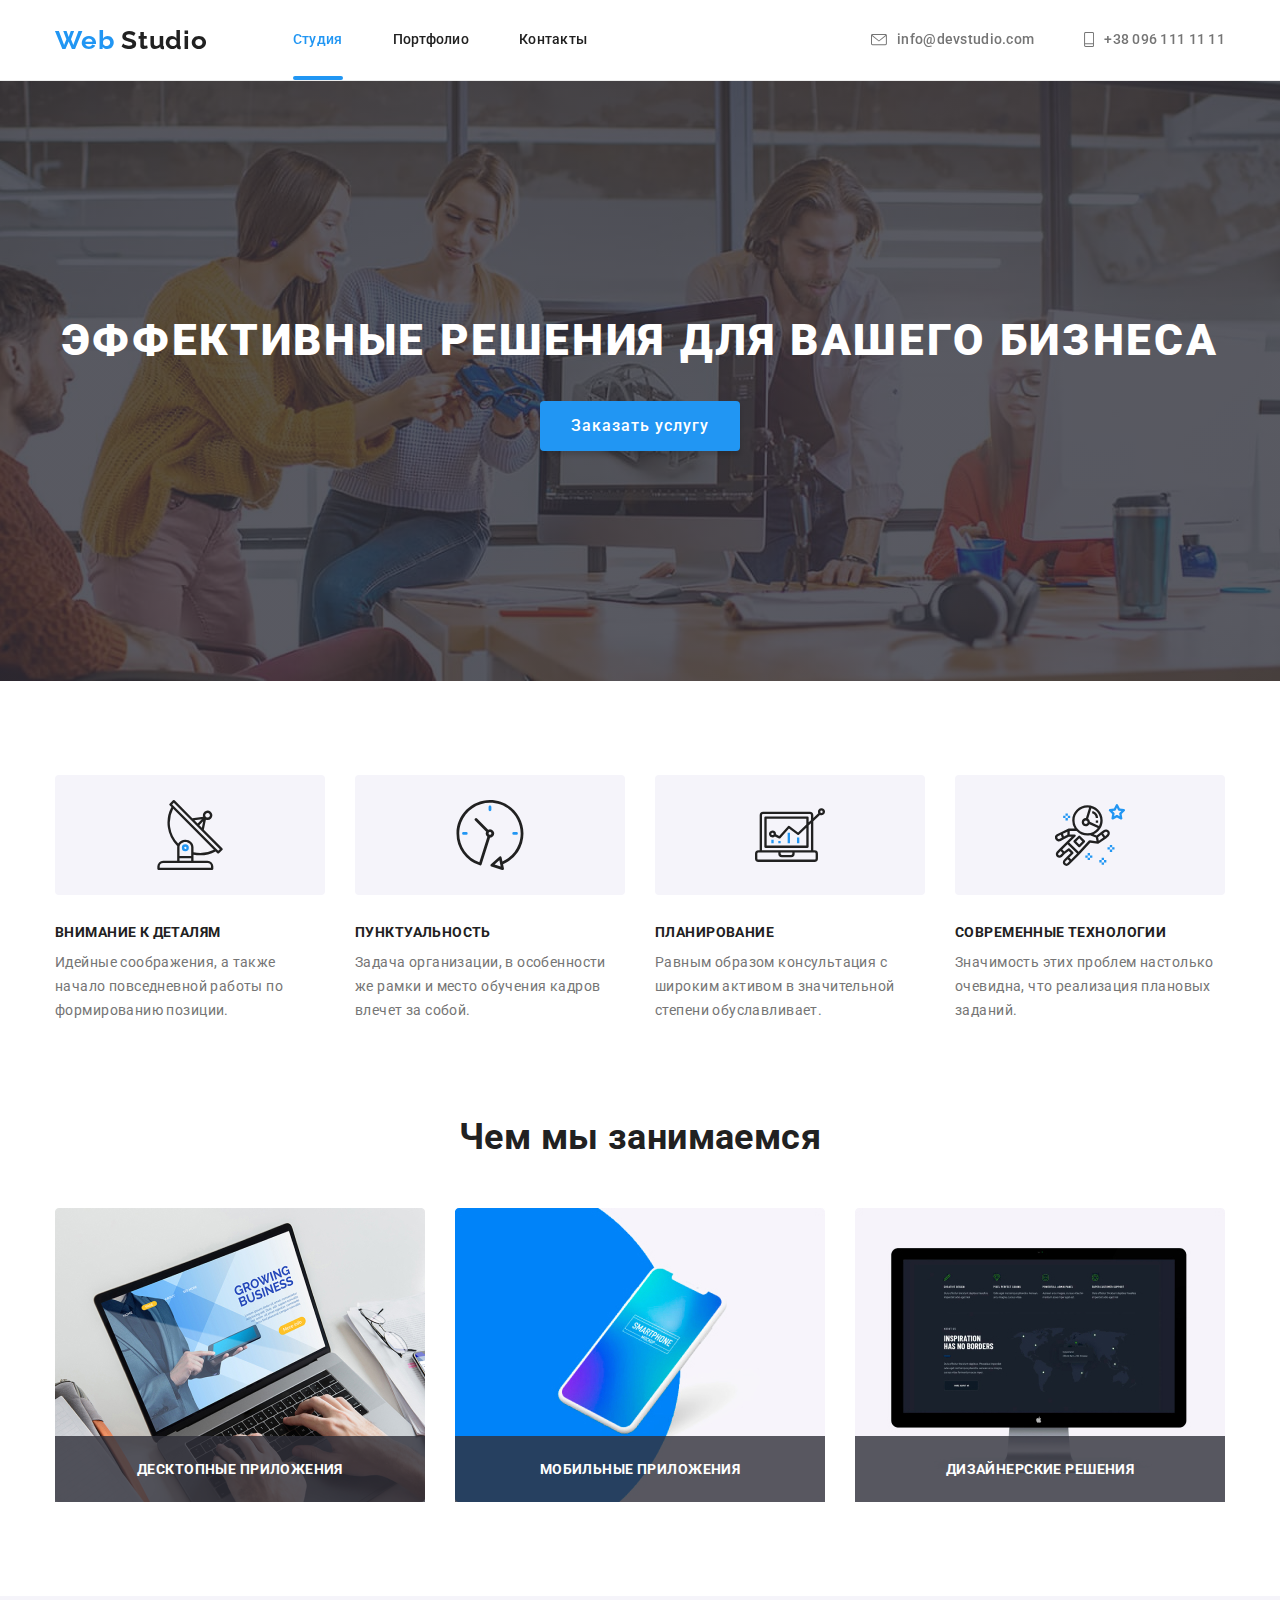
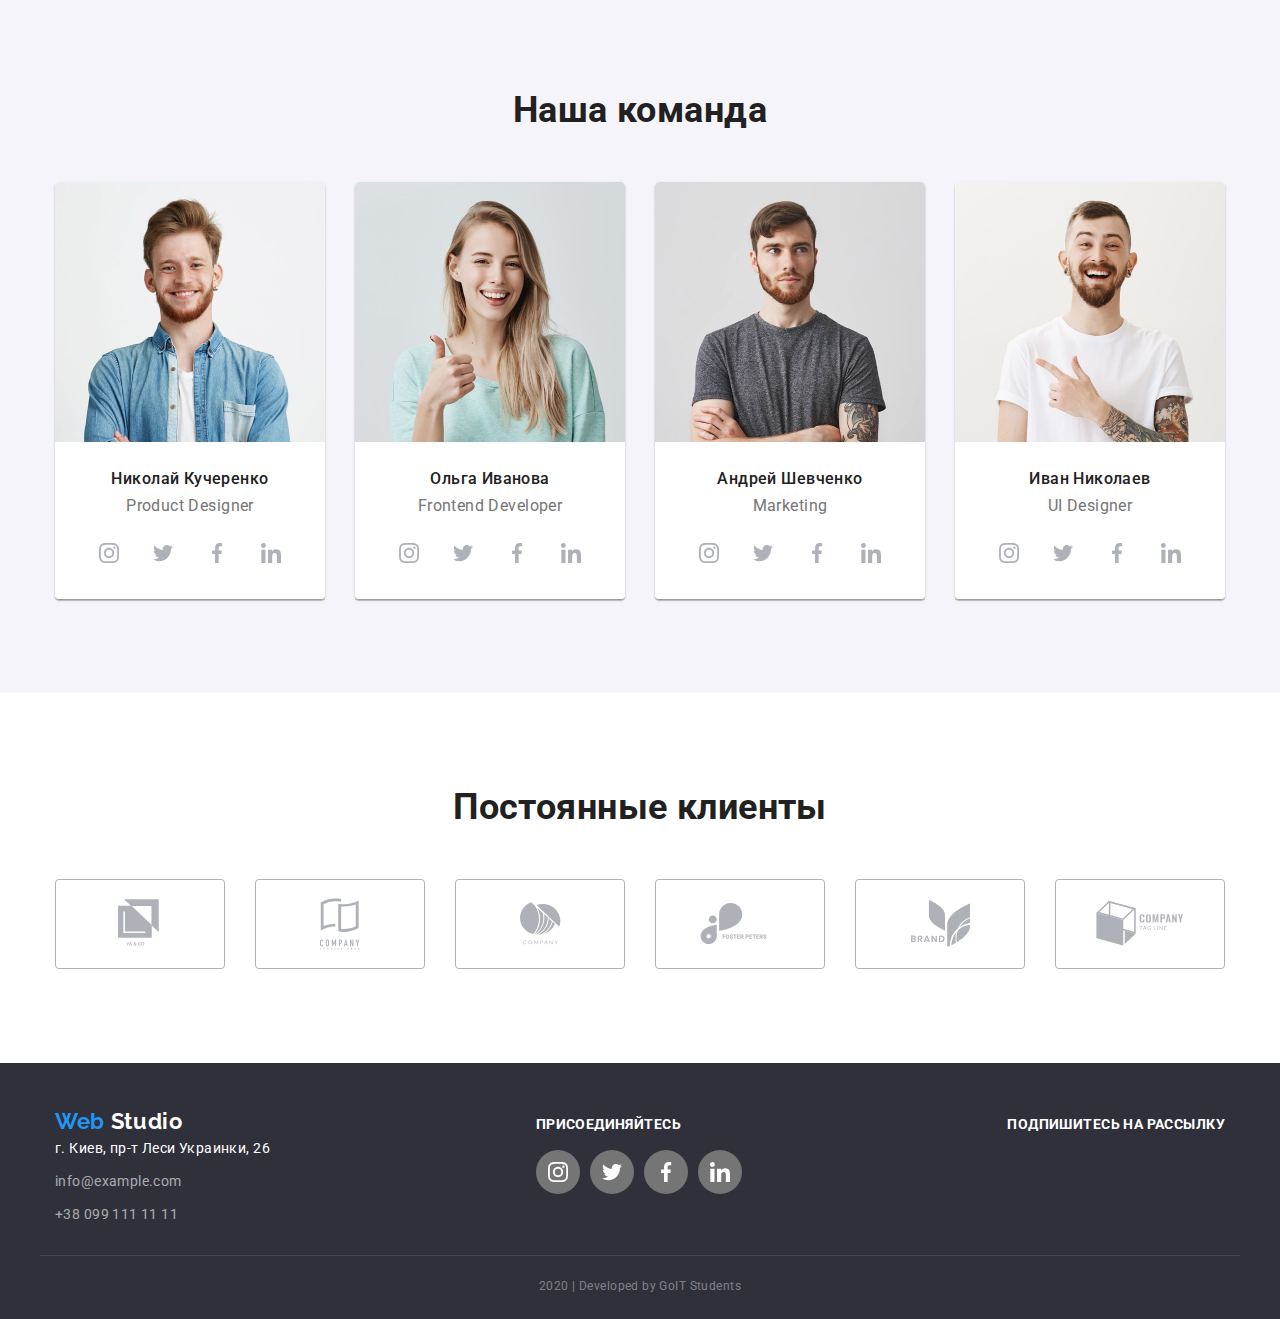
<file: index.html>
<!DOCTYPE html>
<html lang="ru">
  <head>
    <meta charset="UTF-8" />
    <meta name="viewport" content="width=device-width, initial-scale=1.0" />
    <link
      rel="stylesheet"
      href="https://fonts.googleapis.com/css2?family=Raleway:wght@700&family=Roboto:wght@400;500;900&display=swap"
    />
    <link
      rel="stylesheet"
      href="https://cdnjs.cloudflare.com/ajax/libs/modern-normalize/0.6.0/modern-normalize.min.css"
    />
    <link rel="stylesheet" href="./css/styles.css" />
    <title>Web Studio</title>
  </head>
  <body>
    <header class="page-header">
      <div class="container">
        <p class="logo" id="top"><span class="active">Web</span> Studio</p>
        <nav class="navigation">
          <ul class="nav list">
            <li class="nav-item">
              <a class="nav-item-link active" href="#">Студия</a>
            </li>
            <li class="nav-item"><a class="nav-item-link" href="./portfolio.html">Портфолио</a></li>
            <li class="nav-item"><a class="nav-item-link" href="#">Контакты</a></li>
          </ul>
        </nav>
        <ul class="contacts list">
          <li class="contacts-item">
            <a class="contacts-item-link" href="mailto:info@devstudio.com">
              <svg class="icon-mail">
                <use href="./images/icons.svg#icon-mail"></use>
              </svg>
              info@devstudio.com</a
            >
          </li>
          <li class="contacts-item">
            <a class="contacts-item-link" href="tel:+380961111111">
              <svg class="icon-phone">
                <use href="./images/icons.svg#icon-phone"></use>
              </svg>
              +38 096 111 11 11</a
            >
          </li>
        </ul>
      </div>
    </header>
    <main>
      <!-- Hero -->
      <section class="hero">
        <div class="container">
          <h1 class="hero-title">Эффективные решения для вашего бизнеса</h1>
          <button type="button" class="button main">Заказать услугу</button>
        </div>
      </section>
      <!-- Features -->
      <section class="our-features">
        <div class="container">
          <h2 class="title visually-hidden">Наши преимущества</h2>
          <ul class="features list">
            <li class="features-item">
              <div class="features-image">
                <svg class="icon">
                  <use href="./images/icons.svg#icon-antenna"></use>
                </svg>
              </div>
              <h3 class="item-title">Внимание к деталям</h3>
              <p class="item-text">
                Идейные соображения, а также начало повседневной работы по формированию позиции.
              </p>
            </li>
            <li class="features-item">
              <div class="features-image">
                <svg class="icon">
                  <use href="./images/icons.svg#icon-clock"></use>
                </svg>
              </div>
              <h3 class="item-title">Пунктуальность</h3>
              <p class="item-text">
                Задача организации, в особенности же рамки и место обучения кадров влечет за собой.
              </p>
            </li>
            <li class="features-item">
              <div class="features-image">
                <svg class="icon">
                  <use href="./images/icons.svg#icon-diagram"></use>
                </svg>
              </div>
              <h3 class="item-title">Планирование</h3>
              <p class="item-text">
                Равным образом консультация с широким активом в значительной степени обуславливает.
              </p>
            </li>
            <li class="features-item">
              <div class="features-image">
                <svg class="icon">
                  <use href="./images/icons.svg#icon-astronaut"></use>
                </svg>
              </div>
              <h3 class="item-title">Современные технологии</h3>
              <p class="item-text">
                Значимость этих проблем настолько очевидна, что реализация плановых заданий.
              </p>
            </li>
          </ul>
        </div>
      </section>
      <!-- We do -->
      <section class="we-do">
        <div class="container">
          <h2 class="title">Чем мы занимаемся</h2>
          <ul class="we-do list">
            <li class="we-do-item">
              <a class="item-link" href="#">
                <div class="item-image"><img src="./images/laptop.jpg" alt="Изображение ноутбука" /></div>
                <h3 class="item-title">Десктопные приложения</h3></a
              >
            </li>
            <li class="we-do-item">
              <a class="item-link" href="#">
                <div class="item-image"><img src="./images/cell-phone.jpg" alt="Изображение телефона" /></div>
                <h3 class="item-title">Мобильные приложения</h3></a
              >
            </li>
            <li class="we-do-item">
              <a class="item-link" href="#">
                <div class="item-image"><img src="./images/imac.jpg" alt="Изображение монитора" /></div>
                <h3 class="item-title">Дизайнерские решения</h3></a
              >
            </li>
          </ul>
        </div>
      </section>
      <!-- Team -->
      <section class="our-team">
        <div class="container">
          <h2 class="title">Наша команда</h2>
          <ul class="team list">
            <li class="team-item">
              <div class="team-photo">
                <img src="./images/team-John.jpg" alt="Фото Николая Кучеренко" />
              </div>
              <div class="team-item-info">
                <h3 class="item-title">Николай Кучеренко</h3>
                <p class="item-description" lang="en">Product Designer</p>
                <ul class="social list">
                  <li class="social-item">
                    <a class="social-item-link" href="#">
                      <svg class="social-logo">
                        <use href="./images/icons.svg#icon-instagram"></use>
                      </svg>
                    </a>
                  </li>
                  <li class="social-item">
                    <a class="social-item-link" href="#">
                      <svg class="social-logo">
                        <use href="./images/icons.svg#icon-twitter"></use>
                      </svg>
                    </a>
                  </li>
                  <li class="social-item">
                    <a class="social-item-link" href="#">
                      <svg class="social-logo">
                        <use href="./images/icons.svg#icon-facebook"></use>
                      </svg>
                    </a>
                  </li>
                  <li class="social-item">
                    <a class="social-item-link" href="#">
                      <svg class="social-logo">
                        <use href="./images/icons.svg#icon-linkedin"></use>
                      </svg>
                    </a>
                  </li>
                </ul>
              </div>
            </li>
            <li class="team-item">
              <div class="team-photo">
                <img src="./images/team-Marta.jpg" alt="Фото Ольги Ивановой" />
              </div>
              <div class="team-item-info">
                <h3 class="item-title">Ольга Иванова</h3>
                <p class="item-description" lang="en">Frontend Developer</p>
                <ul class="social list">
                  <li class="social-item">
                    <a class="social-item-link" href="#">
                      <svg class="social-logo">
                        <use href="./images/icons.svg#icon-instagram"></use>
                      </svg>
                    </a>
                  </li>
                  <li class="social-item">
                    <a class="social-item-link" href="#">
                      <svg class="social-logo">
                        <use href="./images/icons.svg#icon-twitter"></use>
                      </svg>
                    </a>
                  </li>
                  <li class="social-item">
                    <a class="social-item-link" href="#">
                      <svg class="social-logo">
                        <use href="./images/icons.svg#icon-facebook"></use>
                      </svg>
                    </a>
                  </li>
                  <li class="social-item">
                    <a class="social-item-link" href="#">
                      <svg class="social-logo">
                        <use href="./images/icons.svg#icon-linkedin"></use>
                      </svg>
                    </a>
                  </li>
                </ul>
              </div>
            </li>
            <li class="team-item">
              <div class="team-photo">
                <img src="./images/team-Robert.jpg" alt="Фото Андрея Шевченко" />
              </div>
              <div class="team-item-info">
                <h3 class="item-title">Андрей Шевченко</h3>
                <p class="item-description" lang="en">Marketing</p>
                <ul class="social list">
                  <li class="social-item">
                    <a class="social-item-link" href="#">
                      <svg class="social-logo">
                        <use href="./images/icons.svg#icon-instagram"></use>
                      </svg>
                    </a>
                  </li>
                  <li class="social-item">
                    <a class="social-item-link" href="#">
                      <svg class="social-logo">
                        <use href="./images/icons.svg#icon-twitter"></use>
                      </svg>
                    </a>
                  </li>
                  <li class="social-item">
                    <a class="social-item-link" href="#">
                      <svg class="social-logo">
                        <use href="./images/icons.svg#icon-facebook"></use>
                      </svg>
                    </a>
                  </li>
                  <li class="social-item">
                    <a class="social-item-link" href="#">
                      <svg class="social-logo">
                        <use href="./images/icons.svg#icon-linkedin"></use>
                      </svg>
                    </a>
                  </li>
                </ul>
              </div>
            </li>
            <li class="team-item">
              <div class="team-photo">
                <img src="./images/team-Martin.jpg" alt="Фото Ивана Николаева" />
              </div>
              <div class="team-item-info">
                <h3 class="item-title">Иван Николаев</h3>
                <p class="item-description" lang="en">UI Designer</p>
                <ul class="social list">
                  <li class="social-item">
                    <a class="social-item-link" href="#">
                      <svg class="social-logo">
                        <use href="./images/icons.svg#icon-instagram"></use>
                      </svg>
                    </a>
                  </li>
                  <li class="social-item">
                    <a class="social-item-link" href="#">
                      <svg class="social-logo">
                        <use href="./images/icons.svg#icon-twitter"></use>
                      </svg>
                    </a>
                  </li>
                  <li class="social-item">
                    <a class="social-item-link" href="#">
                      <svg class="social-logo">
                        <use href="./images/icons.svg#icon-facebook"></use>
                      </svg>
                    </a>
                  </li>
                  <li class="social-item">
                    <a class="social-item-link" href="#">
                      <svg class="social-logo">
                        <use href="./images/icons.svg#icon-linkedin"></use>
                      </svg>
                    </a>
                  </li>
                </ul>
              </div>
            </li>
          </ul>
        </div>
      </section>
      <!-- Clients -->
      <section class="our-clients">
        <div class="container">
          <h2 class="title">Постоянные клиенты</h2>
          <ul class="clients list">
            <li class="clients-item">
              <a class="clients-item-link" href="#">
                <svg class="clients-logo" width="45px" height="50px">
                  <use href="./images/icons.svg#icon-clients-1"></use>
                </svg>
              </a>
            </li>
            <li class="clients-item">
              <a class="clients-item-link" href="#">
                <svg class="clients-logo" width="40px" height="52px">
                  <use href="./images/icons.svg#icon-clients-2"></use>
                </svg>
              </a>
            </li>
            <li class="clients-item">
              <a class="clients-item-link" href="#">
                <svg class="clients-logo" width="41px" height="43px">
                  <use href="./images/icons.svg#icon-clients-3"></use>
                </svg>
              </a>
            </li>
            <li class="clients-item">
              <a class="clients-item-link" href="#">
                <svg class="clients-logo" width="80px" height="42px">
                  <use href="./images/icons.svg#icon-clients-4"></use>
                </svg>
              </a>
            </li>
            <li class="clients-item">
              <a class="clients-item-link" href="#">
                <svg class="clients-logo" width="59px" height="47px">
                  <use href="./images/icons.svg#icon-clients-5"></use>
                </svg>
              </a>
            </li>
            <li class="clients-item">
              <a class="clients-item-link" href="#">
                <svg class="clients-logo" width="88px" height="45px">
                  <use href="./images/icons.svg#icon-clients-6"></use>
                </svg>
              </a>
            </li>
          </ul>
        </div>
      </section>
    </main>
    <footer class="page-footer">
      <div class="container">
        <div>
          <a class="logo" href="#top"><span class="active">Web</span> Studio</a>
          <address class="address">
            <ul class="address list">
              <li class="address-item">г. Киев, пр-т Леси Украинки, 26</li>
              <li class="address-item">
                <a class="address-item-link" href="mailto:info@example.com">info@example.com</a>
              </li>
              <li class="address-item">
                <a class="address-item-link" href="tel:+380991111111">+38 099 111 11 11</a>
              </li>
            </ul>
          </address>
        </div>
        <div class="join-social">
          <p class="join">Присоединяйтесь</p>
          <ul class="social list">
            <li class="social-item">
              <a class="social-item-link" href="#">
                <svg class="social-logo">
                  <use href="./images/icons.svg#icon-instagram"></use>
                </svg>
              </a>
            </li>
            <li class="social-item">
              <a class="social-item-link" href="#">
                <svg class="social-logo">
                  <use href="./images/icons.svg#icon-twitter"></use>
                </svg>
              </a>
            </li>
            <li class="social-item">
              <a class="social-item-link" href="#">
                <svg class="social-logo">
                  <use href="./images/icons.svg#icon-facebook"></use>
                </svg>
              </a>
            </li>
            <li class="social-item">
              <a class="social-item-link" href="#">
                <svg class="social-logo">
                  <use href="./images/icons.svg#icon-linkedin"></use>
                </svg>
              </a>
            </li>
          </ul>
        </div>
        <div class="join-form">
          <p class="join">Подпишитесь на рассылку</p>
          <!-- <form action="">
                      <input type="email" name="" id="" placeholder="E-mail" />
                      <input type="submit" value="Подписаться" />
                  </form> -->
        </div>
      </div>
      <small class="copy">2020 | Developed by GoIT Students</small>
    </footer>
  </body>
</html>
</file>
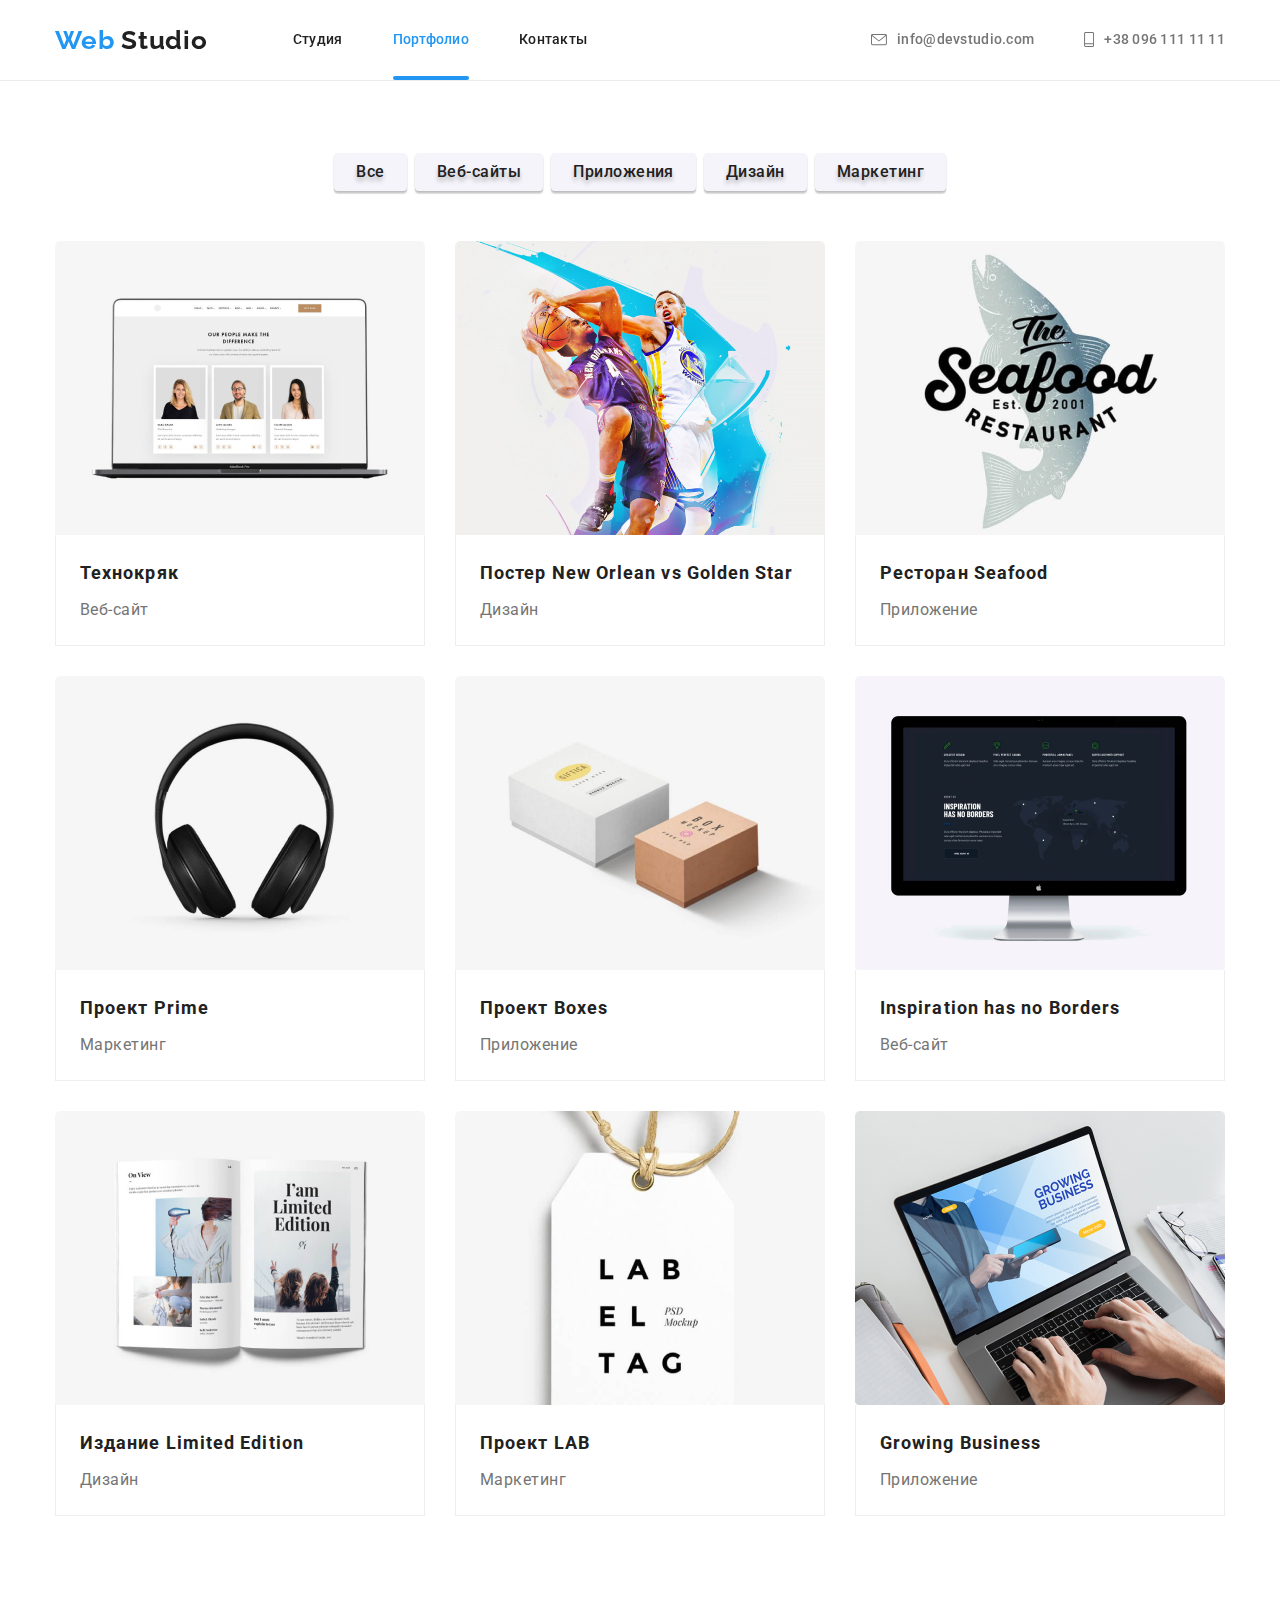
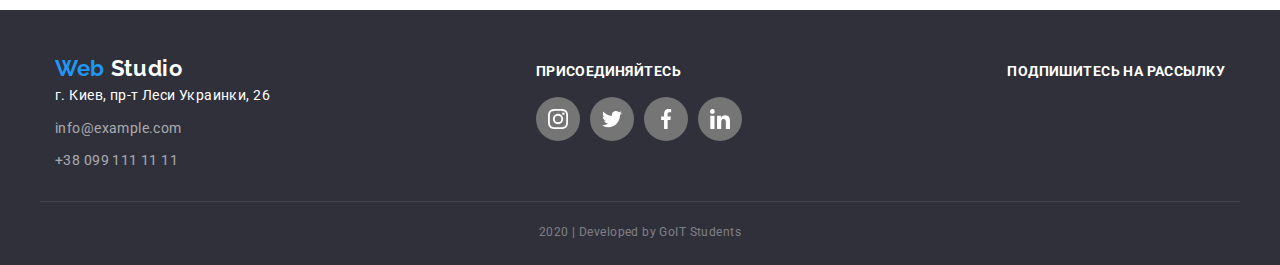
<file: portfolio.html>
<!DOCTYPE html>
<html lang="ru">
  <head>
    <meta charset="UTF-8" />
    <meta name="viewport" content="width=device-width, initial-scale=1.0" />
    <link
      rel="stylesheet"
      href="https://fonts.googleapis.com/css2?family=Raleway:wght@700&family=Roboto:wght@400;500;900&display=swap"
    />
    <link
      rel="stylesheet"
      href="https://cdnjs.cloudflare.com/ajax/libs/modern-normalize/0.6.0/modern-normalize.min.css"
    />
    <link rel="stylesheet" href="./css/styles.css" />
    <title>Портфолио</title>
  </head>
  <body>
    <header class="page-header">
      <div class="container">
        <a class="logo" id="top" href="./index.html"><span class="active">Web</span> Studio</a>
        <nav class="navigation">
          <ul class="nav list">
            <li class="nav-item">
              <a class="nav-item-link" href="./index.html">Студия</a>
            </li>
            <li class="nav-item"><a class="nav-item-link active" href="./portfolio.html">Портфолио</a></li>
            <li class="nav-item"><a class="nav-item-link" href="#">Контакты</a></li>
          </ul>
        </nav>
        <ul class="contacts list">
          <li class="contacts-item">
            <a class="contacts-item-link" href="mailto:info@devstudio.com">
              <svg class="icon-mail">
                <use href="./images/icons.svg#icon-mail"></use>
              </svg>
              info@devstudio.com</a
            >
          </li>
          <li class="contacts-item">
            <a class="contacts-item-link" href="tel:+380961111111">
              <svg class="icon-phone">
                <use href="./images/icons.svg#icon-phone"></use>
              </svg>
              +38 096 111 11 11</a
            >
          </li>
        </ul>
      </div>
    </header>
    <main>
      <section class="our-works">
        <div class="container">
          <h1 class="visually-hidden">Наши работы</h1>
          <!-- Скрыть заголовок -->
          <ul class="filters list">
            <li class="filters-item"><button type="button" class="button shadow">Все</button></li>
            <li class="filters-item"><button type="button" class="button shadow">Веб-сайты</button></li>
            <li class="filters-item"><button type="button" class="button shadow">Приложения</button></li>
            <li class="filters-item"><button type="button" class="button shadow">Дизайн</button></li>
            <li class="filters-item"><button type="button" class="button shadow">Маркетинг</button></li>
          </ul>
          <ul class="works list">
            <li class="works-item">
              <a class="item-link" href="#">
                <div class="item-image">
                  <img src="./images/p-laptop.jpg" alt="Изображение ноутбука" />
                  <p class="item-description">
                    Технокряк это современная площадка распространения коронавируса. Компании используют эту платформу
                    для цифрового шпионажа и атак на защищённые сервера конкурентов.
                  </p>
                </div>
                <div class="item-info">
                  <h2 class="item-title">Технокряк</h2>
                  <p class="filter-type">Веб-сайт</p>
                </div>
              </a>
            </li>
            <li class="works-item">
              <a class="item-link" href="#">
                <div class="item-image">
                  <img src="./images/p-basket.jpg" alt="Постер New Orlean vs Golden Star" />
                  <p class="item-description">
                    Какой-то текст на тему....
                  </p>
                </div>
                <div class="item-info">
                  <h2 class="item-title">Постер New Orlean vs Golden Star</h2>
                  <p class="filter-type">Дизайн</p>
                </div>
              </a>
            </li>
            <li class="works-item">
              <a class="item-link" href="#">
                <div class="item-image">
                  <img src="./images/p-sea.jpg" alt="Изображение лого ресторана" />
                  <p class="item-description">
                    Какой-то текст на тему...
                  </p>
                </div>
                <div class="item-info">
                  <h2 class="item-title">Ресторан Seafood</h2>
                  <p class="filter-type">Приложение</p>
                </div>
              </a>
            </li>
            <li class="works-item">
              <a class="item-link" href="#">
                <div class="item-image">
                  <img src="./images/p-headphones.jpg" alt="Изображение наушников" />
                  <p class="item-description">
                    Какой-то текст на тему...
                  </p>
                </div>
                <div class="item-info">
                  <h2 class="item-title">Проект Prime</h2>
                  <p class="filter-type">Маркетинг</p>
                </div>
              </a>
            </li>
            <li class="works-item">
              <a class="item-link" href="#">
                <div class="item-image">
                  <img src="./images/p-box.jpg" alt="Изображение коробок" />
                  <p class="item-description">
                    Какой-то текст на тему...
                  </p>
                </div>
                <div class="item-info">
                  <h2 class="item-title">Проект Boxes</h2>
                  <p class="filter-type">Приложение</p>
                </div>
              </a>
            </li>
            <li class="works-item">
              <a class="item-link" href="#">
                <div class="item-image">
                  <img src="./images/imac.jpg" alt="Изображение монитора" />
                  <p class="item-description">
                    Какой-то текст на тему
                  </p>
                </div>
                <div class="item-info">
                  <h2 class="item-title">Inspiration has no Borders</h2>
                  <p class="filter-type">Веб-сайт</p>
                </div>
              </a>
            </li>
            <li class="works-item">
              <a class="item-link" href="#">
                <div class="item-image">
                  <img src="./images/p-book.jpg" alt="Изображение книги" />
                  <p class="item-description">
                    Какой-то текст на тему...
                  </p>
                </div>
                <div class="item-info">
                  <h2 class="item-title">Издание Limited Edition</h2>
                  <p class="filter-type">Дизайн</p>
                </div>
              </a>
            </li>
            <li class="works-item">
              <a class="item-link" href="#">
                <div class="item-image">
                  <img src="./images/p-lab.jpg" alt="Изображение логотипа компании" />
                  <p class="item-description">
                    Какой-то текст на тему...
                  </p>
                </div>
                <div class="item-info">
                  <h2 class="item-title">Проект LAB</h2>
                  <p class="filter-type">Маркетинг</p>
                </div>
              </a>
            </li>
            <li class="works-item">
              <a class="item-link" href="#">
                <div class="item-image">
                  <img src="./images/laptop.jpg" alt="Изображение ноутбука" />
                  <p class="item-description">
                    Какой-то текст на тему...
                  </p>
                </div>
                <div class="item-info">
                  <h2 class="item-title">Growing Business</h2>
                  <p class="filter-type">Приложение</p>
                </div>
              </a>
            </li>
          </ul>
        </div>
      </section>
    </main>
    <footer class="page-footer">
      <div class="container">
        <div>
          <a class="logo" href="#top"><span class="active">Web</span> Studio</a>
          <address class="address">
            <ul class="address list">
              <li class="address-item">г. Киев, пр-т Леси Украинки, 26</li>
              <li class="address-item">
                <a class="address-item-link" href="mailto:info@example.com">info@example.com</a>
              </li>
              <li class="address-item">
                <a class="address-item-link" href="tel:+380991111111">+38 099 111 11 11</a>
              </li>
            </ul>
          </address>
        </div>
        <div class="join-social">
          <p class="join">Присоединяйтесь</p>
          <ul class="social list">
            <li class="social-item">
              <a class="social-item-link" href="#">
                <svg class="social-logo">
                  <use href="./images/icons.svg#icon-instagram"></use>
                </svg>
              </a>
            </li>
            <li class="social-item">
              <a class="social-item-link" href="#">
                <svg class="social-logo">
                  <use href="./images/icons.svg#icon-twitter"></use>
                </svg>
              </a>
            </li>
            <li class="social-item">
              <a class="social-item-link" href="#">
                <svg class="social-logo">
                  <use href="./images/icons.svg#icon-facebook"></use>
                </svg>
              </a>
            </li>
            <li class="social-item">
              <a class="social-item-link" href="#">
                <svg class="social-logo">
                  <use href="./images/icons.svg#icon-linkedin"></use>
                </svg>
              </a>
            </li>
          </ul>
        </div>
        <div class="join-form">
          <p class="join">Подпишитесь на рассылку</p>
          <!-- <form action="">
                      <input type="email" name="" id="" placeholder="E-mail" />
                      <input type="submit" value="Подписаться" />
                  </form> -->
        </div>
      </div>
      <small class="copy">2020 | Developed by GoIT Students</small>
    </footer>
  </body>
</html>
</file>
<file: css/styles.css>
/* цвет основного текста color: #757575;
цвет дополнительгого текста color: #212121; 
цвет активного текста color: #2196F3; */

/* Global CSS*/
:root {
  --main-text-color: #757575;
  --additional-text-color: #212121;
  --active-color: #2196f3;
  --footer-background-color: #2f303a;
  --main-background-color: #f5f4fa;
  --hover-animation: 250ms cubic-bezier(0.4, 0, 0.2, 1);
}

html {
  box-sizing: border-box;
}
*,
::before,
::after {
  box-sizing: inherit;
}

h1,
h2,
h3,
h4,
h5,
h6,
p {
  margin-top: 0px;
  margin-bottom: 0px;
}

img {
  display: block;
}

body {
  font-family: 'Roboto', sans-serif;
  color: var(--main-text-color);
  font-size: 14px;
  line-height: 1.71;
  letter-spacing: 0.03em;
}

.container {
  width: 1200px;
  margin-top: 0px;
  margin-bottom: 0px;
  margin-left: auto;
  margin-right: auto;
  padding-top: 94px;
  padding-right: 15px;
  padding-bottom: 94px;
  padding-left: 15px;
}

header .container,
footer .container {
  padding-top: 0px;
  padding-bottom: 0px;
}

/* Social list items */
.social {
  display: flex;
  justify-content: space-between;
  align-items: center;
}
.social-item-link {
  display: flex;
  justify-content: center;
  align-items: center;
  border-radius: 50%;
  width: 44px;
  height: 44px;

  transition: var(--hover-animation);
}
.social-logo {
  width: 20px;
  height: 20px;
  fill: #afb1b8;

  transition: var(--hover-animation);
}
.social-item-link:hover .social-logo,
.social-item-link:focus .social-logo {
  fill: #ffffff;
}
.page-footer .social-logo {
  fill: #ffffff;
}
.page-footer .social-item-link {
  background-color: var(--main-text-color);
}
.social-item-link:hover,
.social-item-link:focus {
  background-color: var(--active-color);
}

/* Utils */
.list {
  list-style: none;
  padding: 0;
  margin: 0;
}

.button {
  color: var(--additional-text-color);
  font-size: 16px;
  font-weight: 500;
  line-height: 1.87;
  letter-spacing: 0.06em;
  background-color: var(--main-background-color);
  cursor: pointer;

  min-width: 200px;
  min-height: 50px;
  border: 1px transparent;
  border-radius: 4px;
  box-shadow: 0px 4px 4px rgba(0, 0, 0, 0.15);

  transition: var(--hover-animation);
}

.button.main {
  color: #ffffff;
  background-color: var(--active-color);
}

.button:hover,
.button:focus {
  color: #ffffff;
  background-color: var(--active-color);
}

/* Header */
.page-header {
  position: sticky;
  top: 0;
  z-index: 2;

  background-color: rgba(255, 255, 255, 0.9);
  font-size: 14px;
  line-height: 1.14;
  font-weight: 500;
  letter-spacing: 0.02em;
  border-bottom: 1px solid #ececec;
}

.page-header .container {
  display: flex;
  align-items: center;
}

.page-header a {
  text-decoration: none;
}

.logo {
  font-family: 'Raleway', sans-serif;
  color: var(--additional-text-color);
  font-size: 26px;
  font-weight: 700;
  line-height: 1.19;
  letter-spacing: 0.03em;
  margin-right: 85px;
}

.active {
  color: var(--active-color);
}

.nav {
  display: flex;
}

.nav-item:not(:last-child) {
  margin-right: 50px;
}

.nav-item-link {
  position: relative;

  display: block;
  color: var(--additional-text-color);
  padding-top: 32px;
  padding-bottom: 32px;

  transition: var(--hover-animation);
}

.nav-item-link.active {
  color: var(--active-color);
}

.nav-item-link.active:after {
  position: absolute;
  bottom: 0;

  display: block;
  content: '';
  background-color: var(--active-color);
  height: 4px;
  width: 100%;
  border-radius: 2px;

  opacity: 1;
}

.nav-item-link:after {
  position: absolute;
  bottom: 0;

  display: block;
  content: '';
  background-color: var(--active-color);
  height: 4px;
  width: 100%;
  border-radius: 2px;

  opacity: 0;

  transition: var(--hover-animation);
}
.nav-item-link:hover::after,
.nav-item-link:focus::after {
  opacity: 1;
}
.nav-item-link:hover,
.nav-item-link:focus {
  color: var(--active-color);
}
.contacts {
  display: flex;
  margin-left: auto;
}
.page-header .contacts-item {
  display: flex;
  align-items: center;
}

.icon-mail {
  width: 16px;
  height: 12px;
  margin-right: 10px;
  fill: currentColor;
}
.icon-phone {
  width: 10px;
  height: 15px;
  margin-right: 10px;
  fill: currentColor;
}
.contacts-item:not(:last-child) {
  margin-right: 50px;
}
.contacts-item-link {
  display: flex;
  align-items: center;
  color: var(--main-text-color);

  transition: var(--hover-animation);
}
.contacts-item-link:hover,
.contacts-item-link:focus {
  color: var(--active-color);
  fill: var(--active-color);
}

/* Footer */
.page-footer {
  color: #ffffff;
  background-color: var(--footer-background-color);
}
.page-footer .container {
  display: flex;
  align-items: baseline;
  justify-content: space-between;
  border-bottom: 1px solid rgba(255, 255, 255, 0.1);
  padding-top: 45px;
  padding-bottom: 28px;
}

.page-footer a {
  text-decoration: none;
}
.page-footer .logo {
  color: #ffffff;
  font-size: 22px;
  margin-right: 0px;
  margin-bottom: 8px;
}

.address .address-item:not(:last-child) {
  margin-bottom: 9px;
}
.address-item {
  font-size: 14px;
  font-style: normal;
}
.address-item-link {
  color: rgba(255, 255, 255, 0.6);

  transition: var(--hover-animation);
}
.address-item-link:hover,
.address-item-link:focus {
  color: var(--active-color);
}
.page-footer .join {
  font-size: 14px;
  font-weight: 700;
  line-height: 0.87;
  text-transform: uppercase;
  margin-bottom: 20px;
}
.page-footer .social {
  padding: 0;
}
.page-footer .social-item:not(:last-child) {
  margin-right: 10px;
}
.copy {
  display: block;
  font-size: 12px;
  line-height: 2;
  text-align: center;
  color: rgba(255, 255, 255, 0.4);
  padding-top: 18px;
  padding-bottom: 21px;
}

/* HOME PAGE */
/* Hero */
.hero {
  text-align: center;
  display: flex;
  justify-content: center;
  align-items: center;

  background-image: linear-gradient(to right, rgba(47, 48, 58, 0.8), rgba(47, 48, 58, 0.8)),
    url('../images/Header-img-opt.jpg');
  max-width: 1600px;
  height: 600px;
  background-repeat: no-repeat;
  background-position: center;
  background-size: cover;

  margin-left: auto;
  margin-right: auto;
}
.hero .container {
  margin: 0;
  padding: 0;
}

.hero-title {
  color: #ffffff;
  font-size: 44px;
  line-height: 1.36;
  font-weight: 900;
  letter-spacing: 0.06em;
  text-transform: uppercase;
  margin-bottom: 30px;
}

/* Main */
.title {
  color: var(--additional-text-color);
  font-size: 36px;
  line-height: 1.16;
  font-weight: 700;
  text-align: center;
  margin-bottom: 50px;
}
.item-title {
  color: var(--additional-text-color);
  font-size: 14px;
  line-height: 0.87;
  text-transform: uppercase;
}
.item-text {
  font-size: 14px;
  line-height: 1.71;
}

/* Features */

.visually-hidden {
  clip: rect(1px, 1px, 1px, 1px);
  height: 1px;
  overflow: hidden;
  position: absolute;
  white-space: nowrap;
  width: 1px;
}

.features {
  display: flex;
  justify-content: space-between;
}
.features-item {
  width: 270px;
}
.features-image {
  display: flex;
  justify-content: center;
  align-items: center;
  width: 270px;
  height: 120px;
  background-color: var(--main-background-color);
  border-radius: 4px;
  margin-bottom: 30px;
}
.icon {
  width: 70px;
  height: 70px;
}
/* .features-item::before {
  content: '';
  display: block;
  width: 270px;
  height: 120px;
  background-color: var(--main-background-color);
  background-position: center;
  background-repeat: no-repeat;
  border-radius: 4px;
}
.icon-antenna::before {
  background-image: url('../images/antenna.svg');
}
.icon-clock::before {
  background-image: url('../images/clock.svg');
}
.icon-diagram::before {
  background-image: url('../images/diagram.svg');
}
.icon-astronaut::before {
  background-image: url('../images/astronaut.svg');
} */

.features .item-title {
  line-height: 1.14;
  margin-bottom: 10px;
}
.features .item-text {
  text-align: left;
}

/* We do */
.we-do .container {
  padding-top: 0px;
}

.we-do {
  display: flex;
  justify-content: space-between;
}
.we-do-item .item-link {
  position: relative;

  display: block;
}
.we-do .item-title {
  position: absolute;
  left: 0px;
  bottom: 0px;

  text-align: center;
  padding-top: 27px;
  padding-bottom: 27px;
  width: 100%;
  color: #ffffff;
  background-color: rgba(47, 48, 58, 0.8);

  margin: 0 auto;
}

/* Team */

.our-team {
  font-size: 16px;
  text-align: center;
  line-height: 1.19;
  background: var(--main-background-color);
}
.team {
  display: flex;
  justify-content: space-between;
}
.team-item {
  border-radius: 4px;
  box-shadow: 0px 2px 1px rgba(0, 0, 0, 0.2), 0px 1px 1px rgba(0, 0, 0, 0.14), 0px 1px 3px rgba(0, 0, 0, 0.12);
  overflow: hidden;
}
.team-item-info {
  text-align: center;
  padding: 30px 32px 24px;
  background: #ffffff;
}
.our-team .item-title {
  font-size: 16px;
  font-weight: 500;
  text-transform: none;
  margin-bottom: 10px;
}
.our-team .item-description {
  font-size: 16px;
  line-height: 1.19;
  margin-bottom: 16px;
}

/*Clients */

.clients {
  display: flex;
  justify-content: space-between;
}
.clients-item-link {
  border: 1px solid #afb1b8;
  border-radius: 4px;
  height: 90px;
  width: 170px;
  display: flex;
  align-items: center;
  justify-content: center;

  transition: var(--hover-animation);
}
.clients-logo {
  fill: #afb1b8;

  transition: var(--hover-animation);
}

.clients-item-link:hover,
.clients-item-link:focus {
  border-color: var(--active-color);
}
.clients-item-link:hover .clients-logo,
.clients-item-link:focus .clients-logo {
  fill: var(--active-color);
}

/* PORTFOLIO PAGE */
/* Main */
.our-works .container {
  padding-top: 72px;
}

.filters {
  display: flex;
  justify-content: center;
  text-align: center;
  margin-bottom: 50px;
}
.filters-item {
  min-width: 73px;
}
.filters-item:not(:last-child) {
  margin-right: 8px;
}
.our-works .button {
  margin: 0;
  padding: 6px 22px;
  min-width: 73px;
  min-height: 38px;
  letter-spacing: 0.03em;
  line-height: 1.62;
  cursor: pointer;
  box-shadow: 0px 2px 2px rgba(0, 0, 0, 0.12), 0px 1px 2px rgba(0, 0, 0, 0.08), 0px 3px 1px rgba(0, 0, 0, 0.1);
  border-radius: 4px;
}
.shadow {
  text-shadow: 0px 4px 4px rgba(0, 0, 0, 0.25);
}
.works {
  display: flex;
  flex-wrap: wrap;
  justify-content: space-between;
  margin: -15px;
}
.works-item {
  display: block;
  width: 370px;
  margin: 15px;
}
.our-works .item-link {
  display: block;
  text-decoration: none;
}

.works-item .item-title {
  text-transform: none;
}
.works-item .item-image {
  position: relative;

  border-radius: 5px 5px 0px 0px;
  overflow: hidden;
}

.works-item .item-description {
  position: absolute;
  opacity: 0;
  top: 100%;
  right: 100%;
  z-index: 1;
  transition: var(--hover-animation);

  display: block;
  color: #ffffff;
  font-size: 18px;
  line-height: 1.56;
  text-align: left;
  width: 100%;
  height: 100%;
  padding: 63px 24px;
  border-radius: 5px 5px 0px 0px;
}

.works-item .item-description::before {
  position: absolute;
  left: 0;
  bottom: 0;
  z-index: -1;
  transition: var(--hover-animation);

  display: block;
  content: '';
  width: 100%;
  height: 100%;
  background-color: rgba(33, 150, 243, 0.9);
  opacity: 0;
}

.works-item:nth-child(3n + 2) .item-description {
  left: 0;
  transition: var(--hover-animation);
}
.works-item:nth-child(3n + 2):hover .item-description,
.works-item:nth-child(3n + 2):focus .item-description {
  transform: translateY(-100%) translateX(0%);
}

.item-info {
  border-right: 1px solid #eeeeee;
  border-bottom: 1px solid #eeeeee;
  border-left: 1px solid #eeeeee;
  text-align: left;
  padding: 20px 24px;
}
.works-item .item-title {
  color: var(--additional-text-color);
  font-size: 18px;
  line-height: 2;
  font-weight: 700;
  letter-spacing: 0.06em;
  margin-bottom: 4px;
}
.filter-type {
  color: var(--main-text-color);
  font-size: 16px;
  line-height: 1.87;
  font-weight: 400;
  letter-spacing: 0.03em;
}

.works-item .item-link:hover,
.works-item .item-link:focus {
  box-shadow: 1px 4px 6px rgba(0, 0, 0, 0.16), 0px 4px 4px rgba(0, 0, 0, 0.06), 0px 1px 1px rgba(0, 0, 0, 0.12);
  border-radius: 5px 5px 0px 0px;
}
.item-link:hover .item-description::before,
.item-link:focus .item-description::before {
  opacity: 1;
}
.item-link:hover .item-description,
.item-link:focus .item-description {
  transform: translateY(-100%) translateX(100%);
  opacity: 1;
}
</file>
